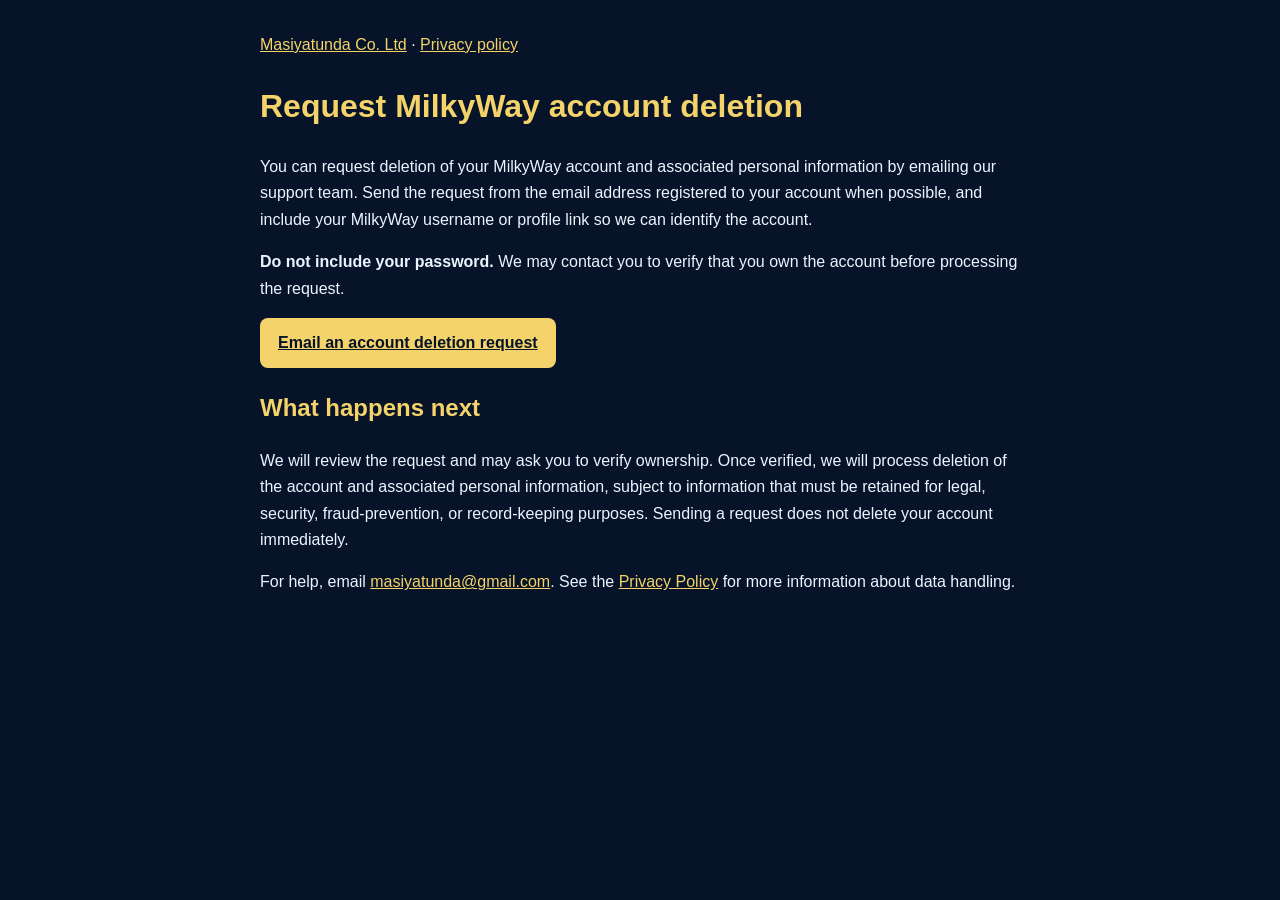
<file: account-deletion.html>
<!doctype html>
<html lang="en">
<head>
  <meta charset="utf-8">
  <meta name="viewport" content="width=device-width, initial-scale=1">
  <meta name="description" content="Request deletion of your MilkyWay account and associated personal information.">
  <title>Request Account Deletion | MilkyWay</title>
  <style>
    :root{color-scheme:dark;font-family:Arial,sans-serif;background:#061329;color:#eef4ff}
    body{max-width:760px;margin:0 auto;padding:32px 20px 60px;line-height:1.65}
    a{color:#f3d36a}h1,h2{color:#f3d36a}
    .request{display:inline-block;padding:12px 18px;border-radius:8px;background:#f3d36a;color:#061329;font-weight:bold}
  </style>
</head>
<body>
  <nav><a href="/">Masiyatunda Co. Ltd</a> · <a href="/privacy.html">Privacy policy</a></nav>
  <main>
    <h1>Request MilkyWay account deletion</h1>
    <p>You can request deletion of your MilkyWay account and associated personal information by emailing our support team. Send the request from the email address registered to your account when possible, and include your MilkyWay username or profile link so we can identify the account.</p>
    <p><strong>Do not include your password.</strong> We may contact you to verify that you own the account before processing the request.</p>
    <p><a class="request" href="mailto:masiyatunda@gmail.com?subject=MilkyWay%20account%20deletion%20request&body=I%20request%20deletion%20of%20my%20MilkyWay%20account.%0ARegistered%20email%3A%20%0AUsername%20or%20profile%20link%3A%20">Email an account deletion request</a></p>

    <h2>What happens next</h2>
    <p>We will review the request and may ask you to verify ownership. Once verified, we will process deletion of the account and associated personal information, subject to information that must be retained for legal, security, fraud-prevention, or record-keeping purposes. Sending a request does not delete your account immediately.</p>
    <p>For help, email <a href="mailto:masiyatunda@gmail.com">masiyatunda@gmail.com</a>. See the <a href="/privacy.html">Privacy Policy</a> for more information about data handling.</p>
  </main>
</body>
</html>
</file>
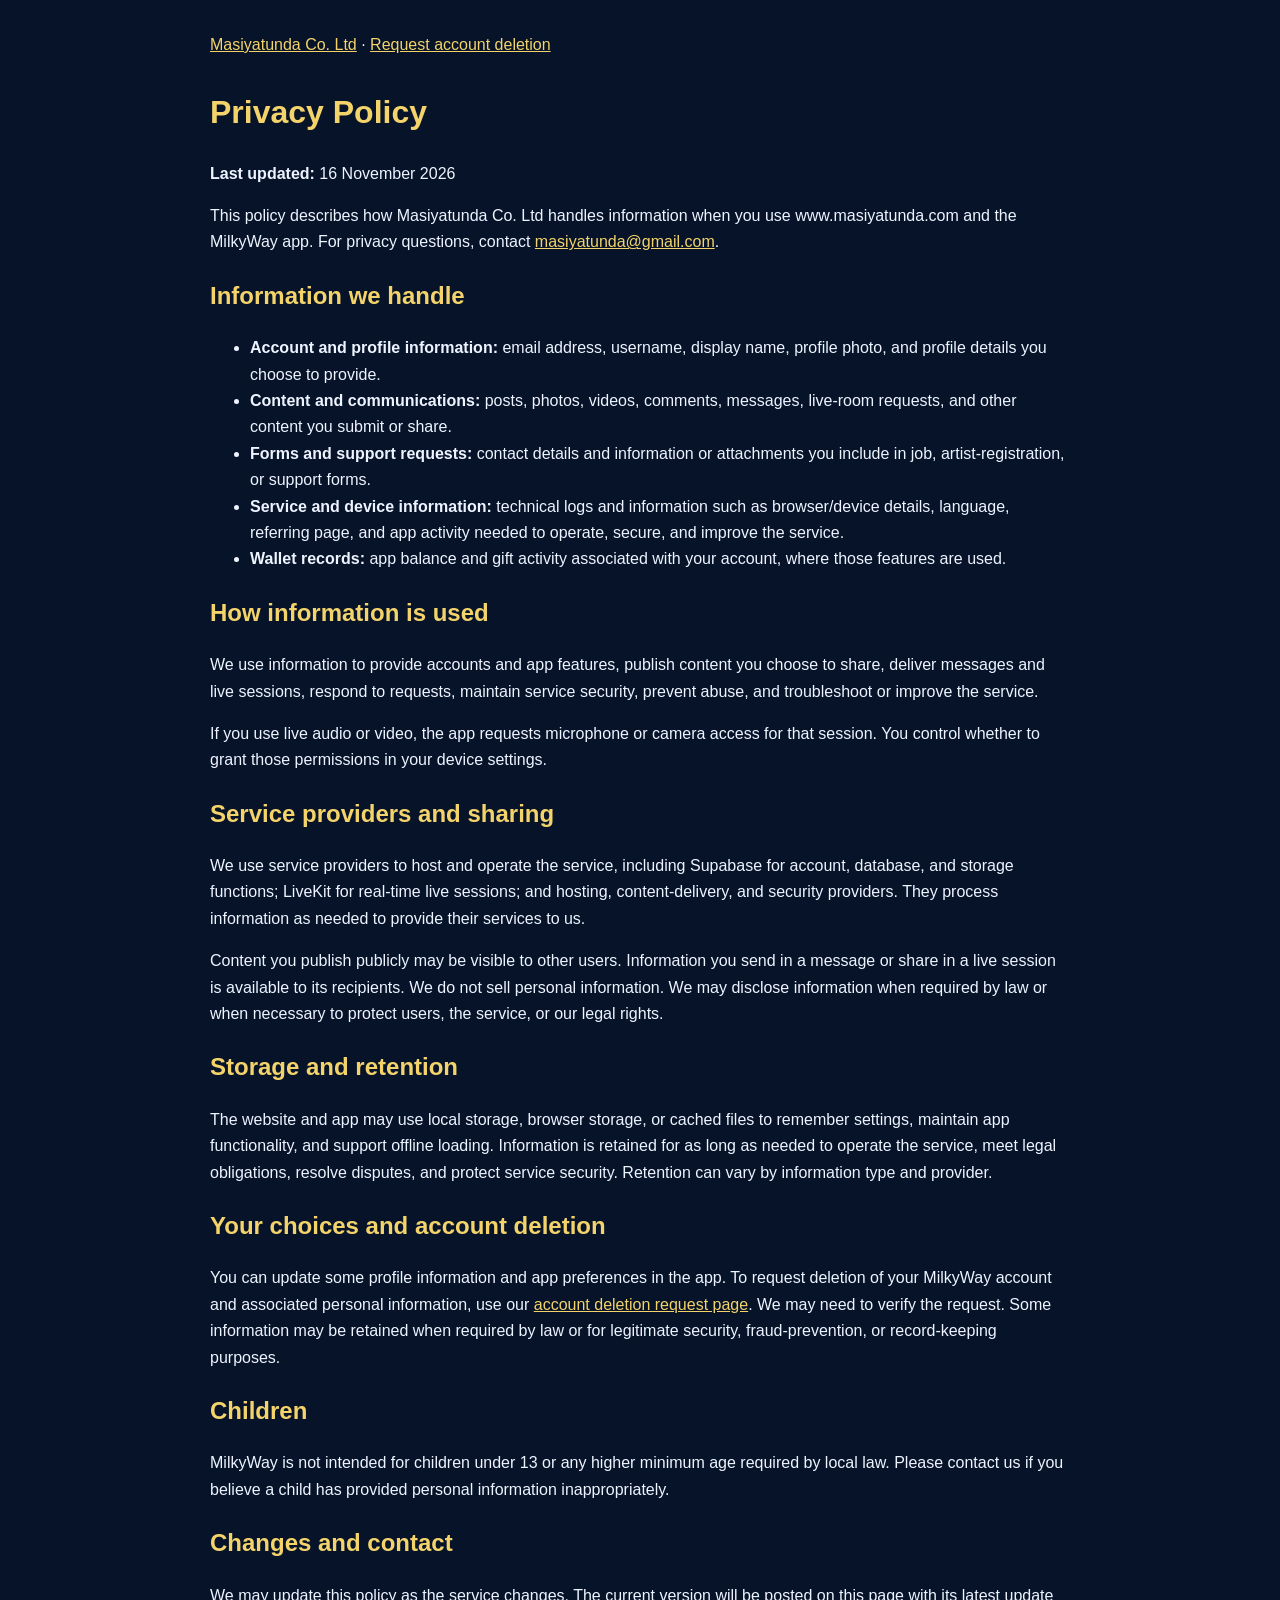
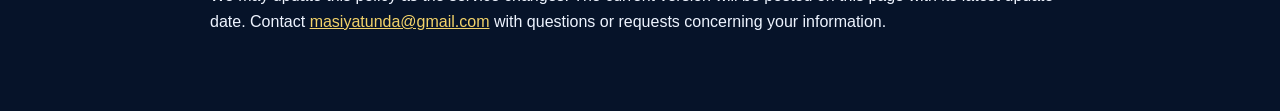
<file: privacy.html>
<!doctype html>
<html lang="en">
<head>
  <meta charset="utf-8">
  <meta name="viewport" content="width=device-width, initial-scale=1">
  <meta name="description" content="Privacy information for Masiyatunda Co. Ltd websites and the MilkyWay app.">
  <title>Privacy Policy | Masiyatunda Co. Ltd</title>
  <style>
    :root{color-scheme:dark;font-family:Arial,sans-serif;background:#061329;color:#eef4ff}
    body{max-width:860px;margin:0 auto;padding:32px 20px 60px;line-height:1.65}
    a{color:#f3d36a}h1,h2{color:#f3d36a}nav{margin-bottom:28px}
  </style>
</head>
<body>
  <nav><a href="/">Masiyatunda Co. Ltd</a> · <a href="/account-deletion.html">Request account deletion</a></nav>
  <main>
    <h1>Privacy Policy</h1>
    <p><strong>Last updated:</strong> 16 November 2026</p>
    <p>This policy describes how Masiyatunda Co. Ltd handles information when you use www.masiyatunda.com and the MilkyWay app. For privacy questions, contact <a href="mailto:masiyatunda@gmail.com">masiyatunda@gmail.com</a>.</p>

    <h2>Information we handle</h2>
    <ul>
      <li><strong>Account and profile information:</strong> email address, username, display name, profile photo, and profile details you choose to provide.</li>
      <li><strong>Content and communications:</strong> posts, photos, videos, comments, messages, live-room requests, and other content you submit or share.</li>
      <li><strong>Forms and support requests:</strong> contact details and information or attachments you include in job, artist-registration, or support forms.</li>
      <li><strong>Service and device information:</strong> technical logs and information such as browser/device details, language, referring page, and app activity needed to operate, secure, and improve the service.</li>
      <li><strong>Wallet records:</strong> app balance and gift activity associated with your account, where those features are used.</li>
    </ul>

    <h2>How information is used</h2>
    <p>We use information to provide accounts and app features, publish content you choose to share, deliver messages and live sessions, respond to requests, maintain service security, prevent abuse, and troubleshoot or improve the service.</p>
    <p>If you use live audio or video, the app requests microphone or camera access for that session. You control whether to grant those permissions in your device settings.</p>

    <h2>Service providers and sharing</h2>
    <p>We use service providers to host and operate the service, including Supabase for account, database, and storage functions; LiveKit for real-time live sessions; and hosting, content-delivery, and security providers. They process information as needed to provide their services to us.</p>
    <p>Content you publish publicly may be visible to other users. Information you send in a message or share in a live session is available to its recipients. We do not sell personal information. We may disclose information when required by law or when necessary to protect users, the service, or our legal rights.</p>

    <h2>Storage and retention</h2>
    <p>The website and app may use local storage, browser storage, or cached files to remember settings, maintain app functionality, and support offline loading. Information is retained for as long as needed to operate the service, meet legal obligations, resolve disputes, and protect service security. Retention can vary by information type and provider.</p>

    <h2>Your choices and account deletion</h2>
    <p>You can update some profile information and app preferences in the app. To request deletion of your MilkyWay account and associated personal information, use our <a href="/account-deletion.html">account deletion request page</a>. We may need to verify the request. Some information may be retained when required by law or for legitimate security, fraud-prevention, or record-keeping purposes.</p>

    <h2>Children</h2>
    <p>MilkyWay is not intended for children under 13 or any higher minimum age required by local law. Please contact us if you believe a child has provided personal information inappropriately.</p>

    <h2>Changes and contact</h2>
    <p>We may update this policy as the service changes. The current version will be posted on this page with its latest update date. Contact <a href="mailto:masiyatunda@gmail.com">masiyatunda@gmail.com</a> with questions or requests concerning your information.</p>
  </main>
</body>
</html>
</file>
